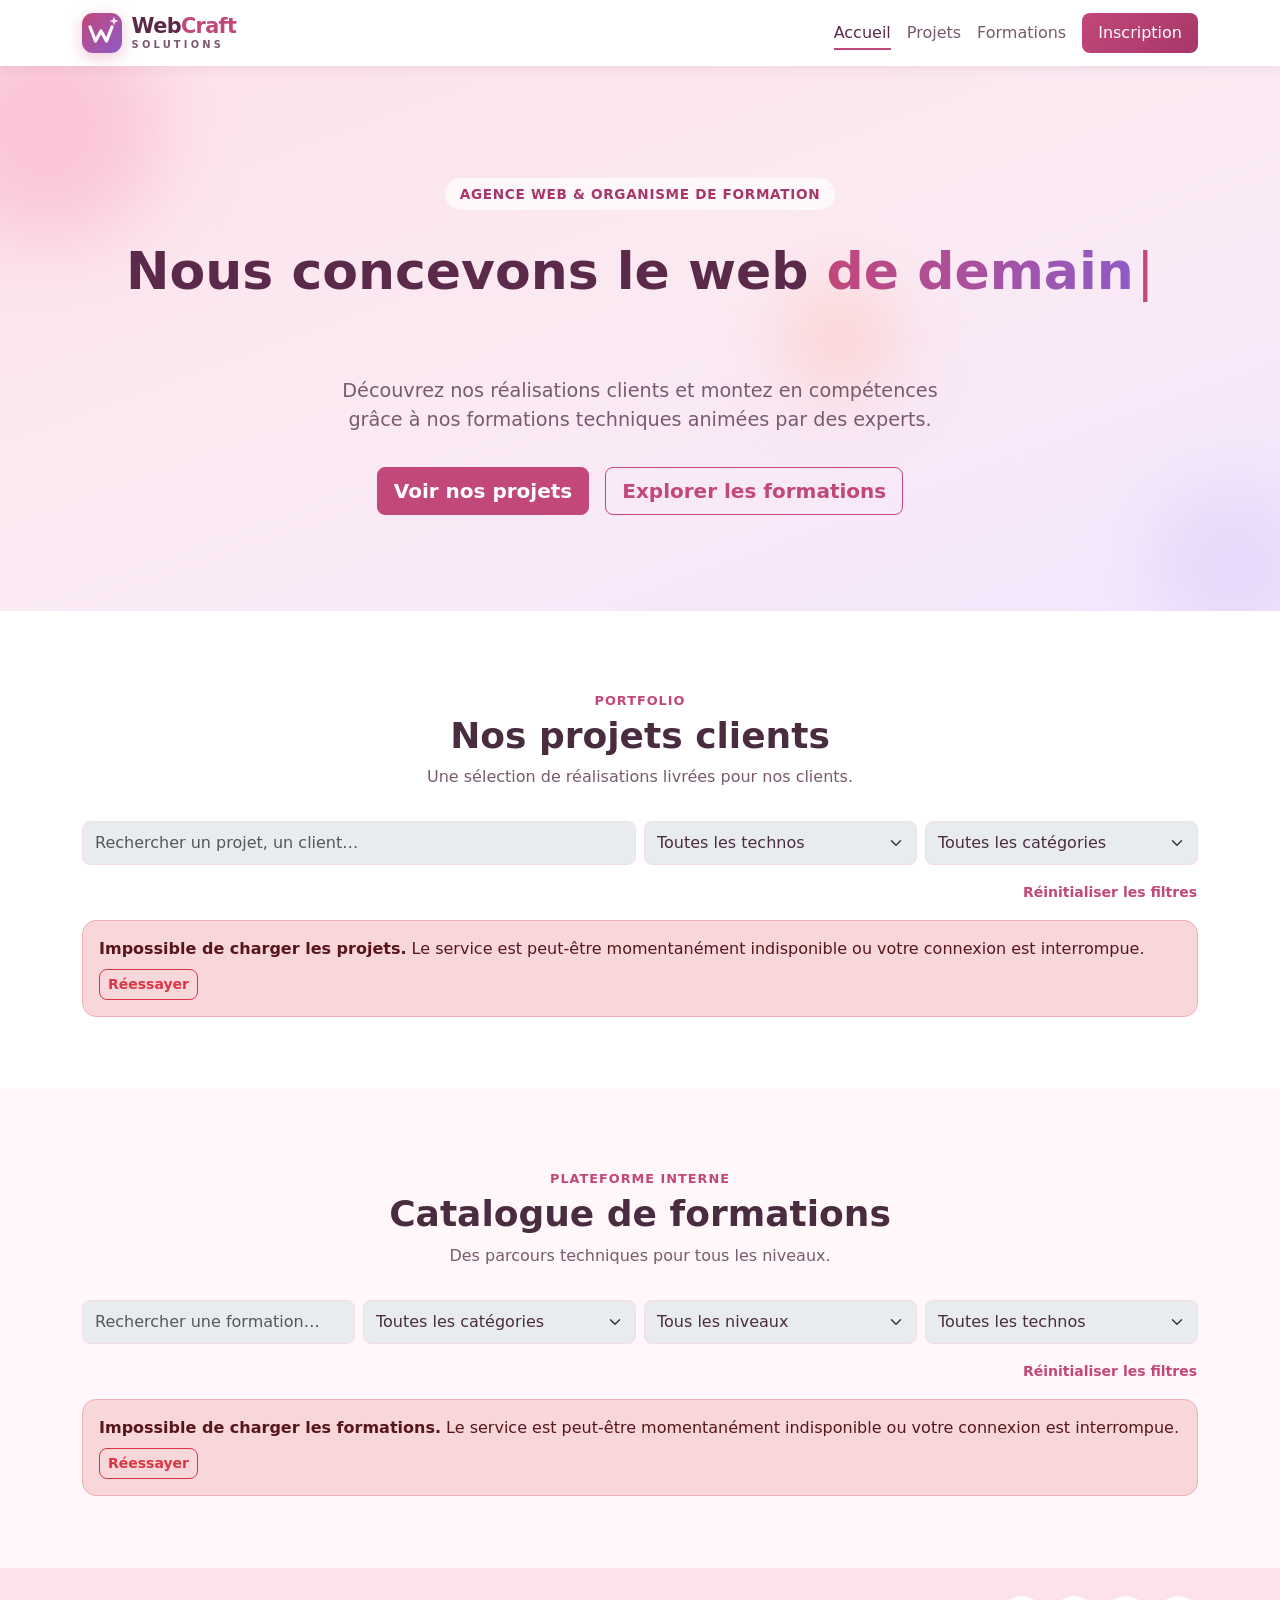
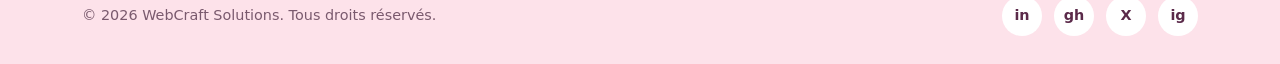
<file: index.html>
<!DOCTYPE html>
<html lang="fr">
<head>
  <meta charset="UTF-8">
  <meta name="viewport" content="width=device-width, initial-scale=1">
  <meta name="description" content="WebCraft Solutions : portfolio de projets clients et catalogue de formations techniques.">
  <title>WebCraft Solutions | Portfolio &amp; Formations</title>
  <!-- Bootstrap 5 (CDN) -->
  <link rel="stylesheet" href="https://cdn.jsdelivr.net/npm/bootstrap@5.3.3/dist/css/bootstrap.min.css">
  <!-- Feuille de style unique du projet -->
  <link rel="stylesheet" href="css/style.css">
</head>
<body>
  <!-- Lien d'évitement pour la navigation clavier -->
  <a class="visually-hidden-focusable skip-link" href="#contenu">Aller au contenu principal</a>

  <!-- ======== HEADER / NAVIGATION ======== -->
  <header class="site-header sticky-top">
    <nav class="navbar navbar-expand-md navbar-light" aria-label="Navigation principale">
      <div class="container">
        <a class="navbar-brand logo" href="index.html" aria-label="WebCraft Solutions, retour à l'accueil">
          <!-- Logo : « W » sur fond dégradé + étincelle -->
          <svg class="logo-mark" viewBox="0 0 40 40" width="40" height="40" aria-hidden="true" focusable="false">
            <defs>
              <linearGradient id="logo-degrade" x1="0" y1="0" x2="1" y2="1">
                <stop offset="0" stop-color="#c2477a"/>
                <stop offset="1" stop-color="#8e5bc7"/>
              </linearGradient>
            </defs>
            <rect width="40" height="40" rx="11" fill="url(#logo-degrade)"/>
            <path d="M8 14 L13.5 28 L19 18 L24.5 28 L30 14" fill="none" stroke="#fff" stroke-width="3.2" stroke-linecap="round" stroke-linejoin="round"/>
            <path class="logo-sparkle" d="M32 3.5 L33.2 6.8 L36.5 8 L33.2 9.2 L32 12.5 L30.8 9.2 L27.5 8 L30.8 6.8 Z" fill="#ffe1ec"/>
          </svg>
          <span class="logo-text">
            <span class="logo-name">Web<span class="logo-accent">Craft</span></span>
            <span class="logo-tagline">Solutions</span>
          </span>
        </a>
        <button class="navbar-toggler" type="button" data-bs-toggle="collapse" data-bs-target="#menu-principal"
                aria-controls="menu-principal" aria-expanded="false" aria-label="Ouvrir le menu">
          <span class="navbar-toggler-icon"></span>
        </button>
        <div class="collapse navbar-collapse" id="menu-principal">
          <ul class="navbar-nav ms-auto">
            <li class="nav-item"><a class="nav-link active" aria-current="page" href="#accueil">Accueil</a></li>
            <li class="nav-item"><a class="nav-link" href="#projets">Projets</a></li>
            <li class="nav-item"><a class="nav-link" href="#formations">Formations</a></li>
            <li class="nav-item"><a class="nav-link btn-nav-cta" href="inscription.html">Inscription</a></li>
          </ul>
        </div>
      </div>
    </nav>
  </header>

  <main id="contenu">
    <!-- ========== HERO ========== -->
    <section id="accueil" class="hero" aria-labelledby="hero-titre">
      <div class="hero-shapes" aria-hidden="true">
        <span class="shape shape-1"></span>
        <span class="shape shape-2"></span>
        <span class="shape shape-3"></span>
      </div>
      <div class="container hero-content text-center">
        <p class="hero-kicker">Agence web &amp; organisme de formation</p>
        <h1 id="hero-titre" class="hero-title">Nous concevons le web <span class="text-gradient">de demain</span></h1>
        <p class="hero-subtitle">Découvrez nos réalisations clients et montez en compétences grâce à nos formations techniques animées par des experts.</p>
        <div class="d-flex flex-column flex-sm-row gap-3 justify-content-center">
          <a href="#projets" class="btn btn-primary btn-lg">Voir nos projets</a>
          <a href="#formations" class="btn btn-outline-primary btn-lg">Explorer les formations</a>
        </div>
      </div>
    </section>

    <!-- ========== SECTION PROJETS (API 1) ========== -->
    <section id="projets" class="section" aria-labelledby="projets-titre">
      <div class="container">
        <header class="section-header">
          <p class="section-kicker">Portfolio</p>
          <h2 id="projets-titre" class="section-title">Nos projets clients</h2>
          <p class="section-subtitle">Une sélection de réalisations livrées pour nos clients.</p>
        </header>

        <!-- Barre de filtres projets -->
        <form class="filters row g-2 mb-3" role="search" aria-label="Filtrer les projets" id="projets-filtres">
          <div class="col-12 col-md-6">
            <label for="projets-recherche" class="visually-hidden">Rechercher un projet</label>
            <input type="search" id="projets-recherche" class="form-control" placeholder="Rechercher un projet, un client…" autocomplete="off">
          </div>
          <div class="col-6 col-md-3">
            <label for="projets-techno" class="visually-hidden">Filtrer par technologie</label>
            <select id="projets-techno" class="form-select">
              <option value="">Toutes les technos</option>
            </select>
          </div>
          <div class="col-6 col-md-3">
            <label for="projets-categorie" class="visually-hidden">Filtrer par catégorie</label>
            <select id="projets-categorie" class="form-select">
              <option value="">Toutes les catégories</option>
            </select>
          </div>
        </form>
        <div class="results-bar">
          <p class="results-count" id="projets-compteur" aria-live="polite"></p>
          <button type="button" class="btn btn-link btn-sm btn-reset" data-reset="projets">Réinitialiser les filtres</button>
        </div>

        <!-- États : chargement / erreur -->
        <div class="loader-wrapper" id="projets-loader" role="status" aria-live="polite">
          <span class="loader" aria-hidden="true"></span>
          <span class="loader-text">Chargement des projets…</span>
        </div>
        <div class="alert alert-danger api-error d-none" id="projets-erreur" role="alert"></div>

        <!-- Grille des projets (remplie en JS) -->
        <div class="row g-4 cards-grid" id="projets-grille"></div>
      </div>
    </section>

    <!-- ========== SECTION FORMATIONS (API 2) ========== -->
    <section id="formations" class="section section-alt" aria-labelledby="formations-titre">
      <div class="container">
        <header class="section-header">
          <p class="section-kicker">Plateforme interne</p>
          <h2 id="formations-titre" class="section-title">Catalogue de formations</h2>
          <p class="section-subtitle">Des parcours techniques pour tous les niveaux.</p>
        </header>

        <!-- Barre de filtres formations -->
        <form class="filters row g-2 mb-3" role="search" aria-label="Filtrer les formations" id="formations-filtres">
          <div class="col-12 col-md-6 col-lg-3">
            <label for="formations-recherche" class="visually-hidden">Rechercher une formation</label>
            <input type="search" id="formations-recherche" class="form-control" placeholder="Rechercher une formation…" autocomplete="off">
          </div>
          <div class="col-6 col-md-6 col-lg-3">
            <label for="formations-categorie" class="visually-hidden">Filtrer par catégorie</label>
            <select id="formations-categorie" class="form-select">
              <option value="">Toutes les catégories</option>
            </select>
          </div>
          <div class="col-6 col-md-6 col-lg-3">
            <label for="formations-niveau" class="visually-hidden">Filtrer par niveau</label>
            <select id="formations-niveau" class="form-select">
              <option value="">Tous les niveaux</option>
            </select>
          </div>
          <div class="col-12 col-md-6 col-lg-3">
            <label for="formations-techno" class="visually-hidden">Filtrer par technologie</label>
            <select id="formations-techno" class="form-select">
              <option value="">Toutes les technos</option>
            </select>
          </div>
        </form>
        <div class="results-bar">
          <p class="results-count" id="formations-compteur" aria-live="polite"></p>
          <button type="button" class="btn btn-link btn-sm btn-reset" data-reset="formations">Réinitialiser les filtres</button>
        </div>

        <!-- États : chargement / erreur -->
        <div class="loader-wrapper" id="formations-loader" role="status" aria-live="polite">
          <span class="loader" aria-hidden="true"></span>
          <span class="loader-text">Chargement des formations…</span>
        </div>
        <div class="alert alert-danger api-error d-none" id="formations-erreur" role="alert"></div>

        <!-- Grille des formations (remplie en JS) -->
        <div class="row g-4 cards-grid" id="formations-grille"></div>
      </div>
    </section>
  </main>

  <!-- ========== FOOTER ========== -->
  <footer class="site-footer">
    <div class="container d-flex flex-column flex-md-row justify-content-between align-items-center gap-3">
      <p class="mb-0">&copy; <span class="current-year">2026</span> WebCraft Solutions. Tous droits réservés.</p>
      <ul class="social-links" aria-label="Réseaux sociaux">
        <li><a href="https://www.linkedin.com" target="_blank" rel="noopener" aria-label="LinkedIn (nouvel onglet)">in</a></li>
        <li><a href="https://github.com" target="_blank" rel="noopener" aria-label="GitHub (nouvel onglet)">gh</a></li>
        <li><a href="https://x.com" target="_blank" rel="noopener" aria-label="X / Twitter (nouvel onglet)">X</a></li>
        <li><a href="https://www.instagram.com" target="_blank" rel="noopener" aria-label="Instagram (nouvel onglet)">ig</a></li>
      </ul>
    </div>
  </footer>

  <!-- ========== MODAL PROJET ========== -->
  <div class="modal fade" id="modal-projet" tabindex="-1" role="dialog" aria-labelledby="modal-projet-titre">
    <div class="modal-dialog modal-lg modal-dialog-centered modal-dialog-scrollable">
      <div class="modal-content">
        <div class="modal-header">
          <h2 class="modal-title h5" id="modal-projet-titre">Projet</h2>
          <button type="button" class="btn-close" data-bs-dismiss="modal" aria-label="Fermer"></button>
        </div>
        <div class="modal-body" id="modal-projet-contenu"></div>
      </div>
    </div>
  </div>

  <!-- ========== MODAL FORMATION ========== -->
  <div class="modal fade" id="modal-formation" tabindex="-1" role="dialog" aria-labelledby="modal-formation-titre">
    <div class="modal-dialog modal-lg modal-dialog-centered modal-dialog-scrollable">
      <div class="modal-content">
        <div class="modal-header">
          <h2 class="modal-title h5" id="modal-formation-titre">Formation</h2>
          <button type="button" class="btn-close" data-bs-dismiss="modal" aria-label="Fermer"></button>
        </div>
        <div class="modal-body" id="modal-formation-contenu"></div>
        <div class="modal-footer">
          <button type="button" class="btn btn-outline-secondary" data-bs-dismiss="modal">Fermer</button>
          <a href="inscription.html" class="btn btn-primary" id="modal-formation-inscription">S'inscrire maintenant</a>
        </div>
      </div>
    </div>
  </div>

  <!-- jQuery + Bootstrap (CDN) puis script unique du projet -->
  <script src="https://code.jquery.com/jquery-3.7.1.min.js"></script>
  <script src="https://cdn.jsdelivr.net/npm/bootstrap@5.3.3/dist/js/bootstrap.bundle.min.js"></script>
  <script src="js/main.js"></script>
</body>
</html>
</file>
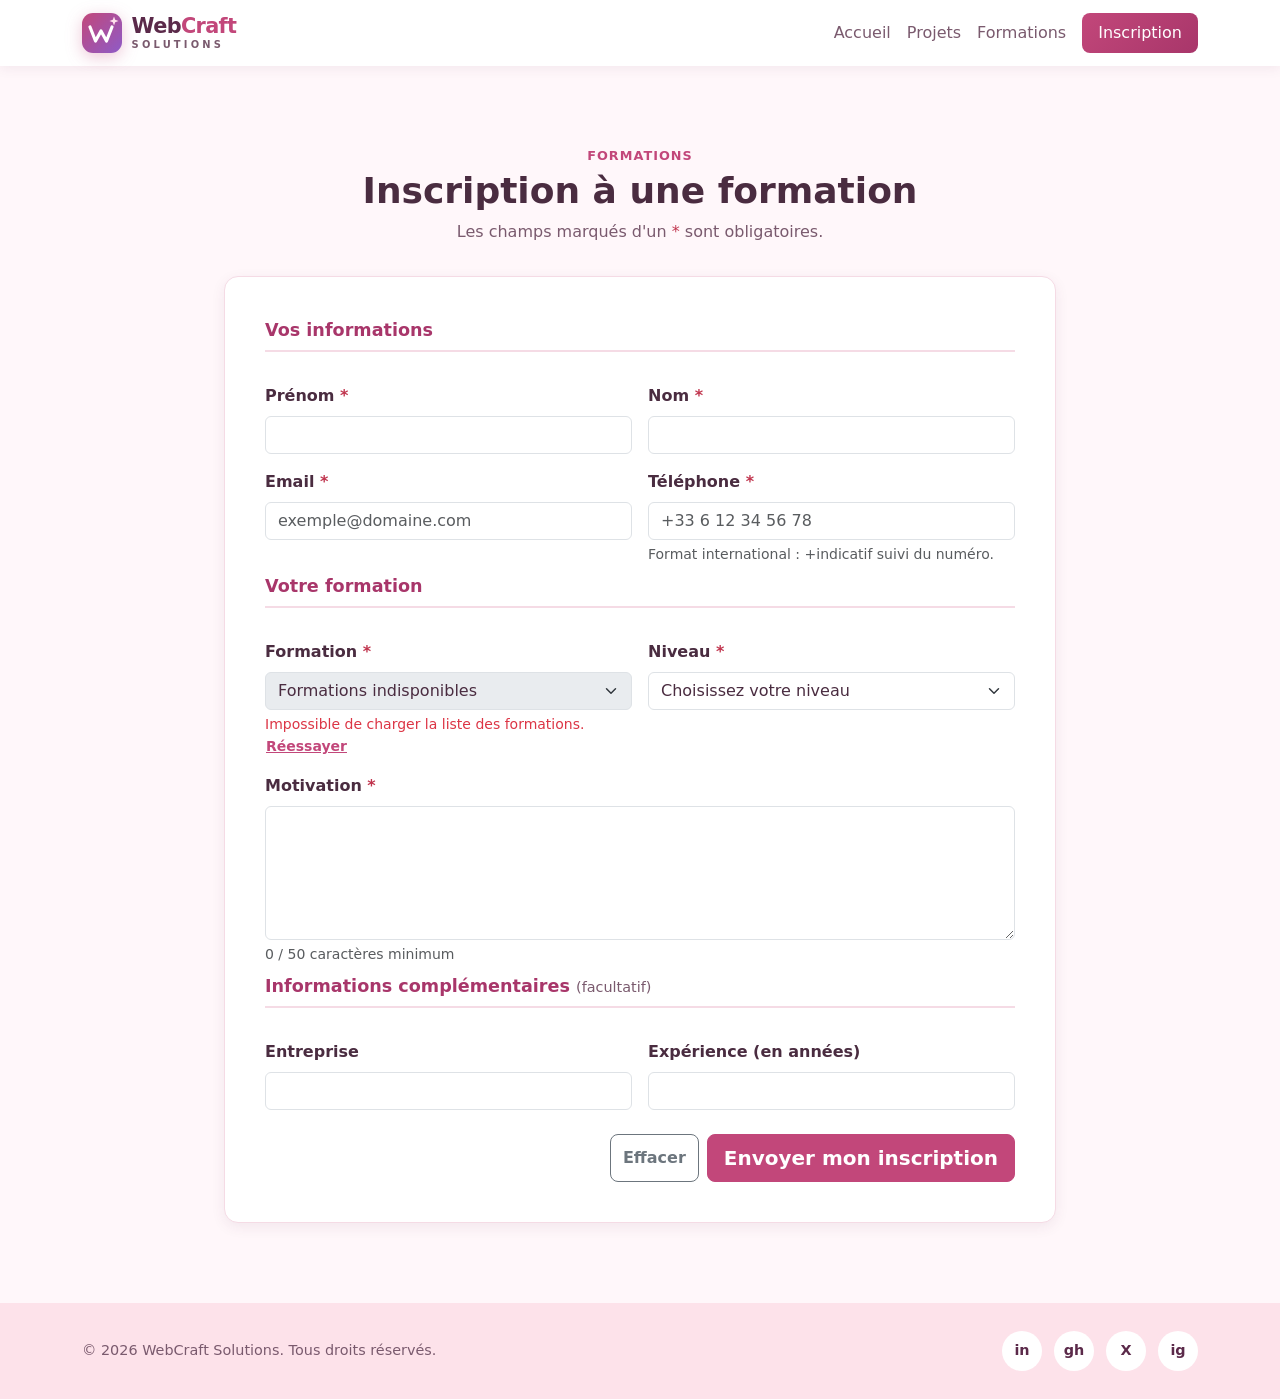
<file: inscription.html>
<!DOCTYPE html>
<html lang="fr">
<head>
  <meta charset="UTF-8">
  <meta name="viewport" content="width=device-width, initial-scale=1">
  <meta name="description" content="Inscription à une formation WebCraft Solutions.">
  <title>Inscription | WebCraft Solutions</title>
  <!-- Bootstrap 5 (CDN) -->
  <link rel="stylesheet" href="https://cdn.jsdelivr.net/npm/bootstrap@5.3.3/dist/css/bootstrap.min.css">
  <!-- Feuille de style unique du projet -->
  <link rel="stylesheet" href="css/style.css">
</head>
<body>
  <!-- Lien d'évitement pour la navigation clavier -->
  <a class="visually-hidden-focusable skip-link" href="#contenu">Aller au contenu principal</a>

  <!-- ========== HEADER / NAVIGATION ========== -->
  <header class="site-header sticky-top">
    <nav class="navbar navbar-expand-md navbar-light" aria-label="Navigation principale">
      <div class="container">
        <a class="navbar-brand logo" href="index.html" aria-label="WebCraft Solutions, retour à l'accueil">
          <!-- Logo : « W » sur fond dégradé + étincelle -->
          <svg class="logo-mark" viewBox="0 0 40 40" width="40" height="40" aria-hidden="true" focusable="false">
            <defs>
              <linearGradient id="logo-degrade" x1="0" y1="0" x2="1" y2="1">
                <stop offset="0" stop-color="#c2477a"/>
                <stop offset="1" stop-color="#8e5bc7"/>
              </linearGradient>
            </defs>
            <rect width="40" height="40" rx="11" fill="url(#logo-degrade)"/>
            <path d="M8 14 L13.5 28 L19 18 L24.5 28 L30 14" fill="none" stroke="#fff" stroke-width="3.2" stroke-linecap="round" stroke-linejoin="round"/>
            <path class="logo-sparkle" d="M32 3.5 L33.2 6.8 L36.5 8 L33.2 9.2 L32 12.5 L30.8 9.2 L27.5 8 L30.8 6.8 Z" fill="#ffe1ec"/>
          </svg>
          <span class="logo-text">
            <span class="logo-name">Web<span class="logo-accent">Craft</span></span>
            <span class="logo-tagline">Solutions</span>
          </span>
        </a>
        <button class="navbar-toggler" type="button" data-bs-toggle="collapse" data-bs-target="#menu-principal"
                aria-controls="menu-principal" aria-expanded="false" aria-label="Ouvrir le menu">
          <span class="navbar-toggler-icon"></span>
        </button>
        <div class="collapse navbar-collapse" id="menu-principal">
          <ul class="navbar-nav ms-auto">
            <li class="nav-item"><a class="nav-link" href="index.html#accueil">Accueil</a></li>
            <li class="nav-item"><a class="nav-link" href="index.html#projets">Projets</a></li>
            <li class="nav-item"><a class="nav-link" href="index.html#formations">Formations</a></li>
            <li class="nav-item"><a class="nav-link btn-nav-cta active" aria-current="page" href="inscription.html">Inscription</a></li>
          </ul>
        </div>
      </div>
    </nav>
  </header>

  <main id="contenu" class="section page-inscription">
    <div class="container">
      <header class="section-header">
        <p class="section-kicker">Formations</p>
        <h1 class="section-title">Inscription à une formation</h1>
        <p class="section-subtitle">Les champs marqués d'un <span class="required" aria-hidden="true">*</span> sont obligatoires.</p>
      </header>

      <div class="form-card mx-auto">
        <!-- novalidate : la validation est entièrement gérée en JavaScript -->
        <form id="form-inscription" novalidate aria-describedby="form-aide">
          <p id="form-aide" class="visually-hidden">Les erreurs s'affichent sous chaque champ au fil de la saisie.</p>

          <fieldset class="mb-2">
            <legend class="form-legend">Vos informations</legend>
            <div class="row g-3">
              <!-- Prénom -->
              <div class="col-12 col-md-6">
                <label for="prenom" class="form-label">Prénom <span class="required" aria-hidden="true">*</span></label>
                <input type="text" class="form-control" id="prenom" name="prenom" autocomplete="given-name"
                       required aria-describedby="prenom-erreur">
                <div class="invalid-feedback" id="prenom-erreur"></div>
              </div>
              <!-- Nom -->
              <div class="col-12 col-md-6">
                <label for="nom" class="form-label">Nom <span class="required" aria-hidden="true">*</span></label>
                <input type="text" class="form-control" id="nom" name="nom" autocomplete="family-name"
                       required aria-describedby="nom-erreur">
                <div class="invalid-feedback" id="nom-erreur"></div>
              </div>
              <!-- Email -->
              <div class="col-12 col-md-6">
                <label for="email" class="form-label">Email <span class="required" aria-hidden="true">*</span></label>
                <input type="email" class="form-control" id="email" name="email" autocomplete="email"
                       placeholder="exemple@domaine.com" required aria-describedby="email-erreur">
                <div class="invalid-feedback" id="email-erreur"></div>
              </div>
              <!-- Téléphone -->
              <div class="col-12 col-md-6">
                <label for="telephone" class="form-label">Téléphone <span class="required" aria-hidden="true">*</span></label>
                <input type="tel" class="form-control" id="telephone" name="telephone" autocomplete="tel"
                       placeholder="+33 6 12 34 56 78" required aria-describedby="telephone-aide telephone-erreur">
                <div class="form-text" id="telephone-aide">Format international : +indicatif suivi du numéro.</div>
                <div class="invalid-feedback" id="telephone-erreur"></div>
              </div>
            </div>
          </fieldset>

          <fieldset class="mb-2">
            <legend class="form-legend">Votre formation</legend>
            <div class="row g-3">
              <!-- Formation (rempli depuis l'API 2) -->
              <div class="col-12 col-md-6">
                <label for="formation" class="form-label">Formation <span class="required" aria-hidden="true">*</span></label>
                <select class="form-select" id="formation" name="formation" required aria-describedby="formation-erreur" disabled>
                  <option value="">Chargement des formations…</option>
                </select>
                <div class="invalid-feedback" id="formation-erreur"></div>
                <div class="loader-inline" id="formation-loader" role="status">
                  <span class="loader loader-sm" aria-hidden="true"></span> Chargement…
                </div>
              </div>
              <!-- Niveau -->
              <div class="col-12 col-md-6">
                <label for="niveau" class="form-label">Niveau <span class="required" aria-hidden="true">*</span></label>
                <select class="form-select" id="niveau" name="niveau" required aria-describedby="niveau-erreur">
                  <option value="">Choisissez votre niveau</option>
                  <option value="Débutant">Débutant</option>
                  <option value="Intermédiaire">Intermédiaire</option>
                  <option value="Avancé">Avancé</option>
                </select>
                <div class="invalid-feedback" id="niveau-erreur"></div>
              </div>
              <!-- Motivation -->
              <div class="col-12">
                <label for="motivation" class="form-label">Motivation <span class="required" aria-hidden="true">*</span></label>
                <textarea class="form-control" id="motivation" name="motivation" rows="5"
                          required aria-describedby="motivation-compteur motivation-erreur"></textarea>
                <div class="form-text" id="motivation-compteur" aria-live="polite">0 / 50 caractères minimum</div>
                <div class="invalid-feedback" id="motivation-erreur"></div>
              </div>
            </div>
          </fieldset>

          <fieldset class="mb-4">
            <legend class="form-legend">Informations complémentaires <span class="optional">(facultatif)</span></legend>
            <div class="row g-3">
              <!-- Entreprise (optionnel) -->
              <div class="col-12 col-md-6">
                <label for="entreprise" class="form-label">Entreprise</label>
                <input type="text" class="form-control" id="entreprise" name="entreprise" autocomplete="organization">
              </div>
              <!-- Expérience (optionnel) -->
              <div class="col-12 col-md-6">
                <label for="experience" class="form-label">Expérience (en années)</label>
                <input type="number" class="form-control" id="experience" name="experience" min="0" max="50" step="1" aria-describedby="experience-erreur">
                <div class="invalid-feedback" id="experience-erreur"></div>
              </div>
            </div>
          </fieldset>

          <div class="d-flex flex-column flex-sm-row gap-2 justify-content-end">
            <button type="reset" class="btn btn-outline-secondary">Effacer</button>
            <button type="submit" class="btn btn-primary btn-lg">Envoyer mon inscription</button>
          </div>
        </form>
      </div>
    </div>
  </main>

  <!-- ========== FOOTER ========== -->
  <footer class="site-footer">
    <div class="container d-flex flex-column flex-md-row justify-content-between align-items-center gap-3">
      <p class="mb-0">&copy; <span class="current-year">2026</span> WebCraft Solutions. Tous droits réservés.</p>
      <ul class="social-links" aria-label="Réseaux sociaux">
        <li><a href="https://www.linkedin.com" target="_blank" rel="noopener" aria-label="LinkedIn (nouvel onglet)">in</a></li>
        <li><a href="https://github.com" target="_blank" rel="noopener" aria-label="GitHub (nouvel onglet)">gh</a></li>
        <li><a href="https://x.com" target="_blank" rel="noopener" aria-label="X / Twitter (nouvel onglet)">X</a></li>
        <li><a href="https://www.instagram.com" target="_blank" rel="noopener" aria-label="Instagram (nouvel onglet)">ig</a></li>
      </ul>
    </div>
  </footer>

  <!-- ========== MODAL DE SUCCÈS ========== -->
  <div class="modal fade" id="modal-succes" tabindex="-1" role="dialog" aria-labelledby="modal-succes-titre">
    <div class="modal-dialog modal-dialog-centered">
      <div class="modal-content text-center">
        <div class="modal-header border-0">
          <button type="button" class="btn-close ms-auto" data-bs-dismiss="modal" aria-label="Fermer"></button>
        </div>
        <div class="modal-body pt-0">
          <div class="success-icon" aria-hidden="true">&#10003;</div>
          <h2 class="h4" id="modal-succes-titre">Inscription envoyée !</h2>
          <p id="modal-succes-message" class="mb-0"></p>
        </div>
        <div class="modal-footer border-0 justify-content-center">
          <a href="index.html#formations" class="btn btn-outline-primary">Voir les formations</a>
          <button type="button" class="btn btn-primary" data-bs-dismiss="modal">Fermer</button>
        </div>
      </div>
    </div>
  </div>

  <!-- jQuery + Bootstrap (CDN) puis script unique du projet -->
  <script src="https://code.jquery.com/jquery-3.7.1.min.js"></script>
  <script src="https://cdn.jsdelivr.net/npm/bootstrap@5.3.3/dist/js/bootstrap.bundle.min.js"></script>
  <script src="js/main.js"></script>
</body>
</html>
</file>
<file: css/style.css>
/* ---------- 1. Variables (charte graphique) ---------- */
:root {
  /* Palette « tout clair & pastel » */
  --wc-rose: #f9a8c4;          /* rose bonbon : décor, dégradés */
  --wc-primary: #c2477a;       /* rose framboise : boutons et liens (contraste AA) */
  --wc-primary-rgb: 194, 71, 122;
  --wc-primary-dark: #a8366a;
  --wc-secondary: #d8c7f5;     /* lilas */
  --wc-secondary-dark: #8e5bc7;
  --wc-accent: #ffb4a2;        /* pêche */
  --wc-success: #3f8a62;
  --wc-danger: #c0344d;

  --wc-dark: #5b2a4a;          /* prune : titres et texte fort */
  --wc-dark-rgb: 91, 42, 74;
  --wc-text: #4a2c40;
  --wc-muted: #7a5a6e;
  --wc-bg: #ffffff;
  --wc-bg-alt: #fff7fa;        /* rose très pâle */
  --wc-bg-soft: #fde2ea;       /* rose pâle */
  --wc-border: #f5dbe5;

  --wc-gradient: linear-gradient(135deg, var(--wc-rose) 0%, var(--wc-secondary) 100%);
  /* Dégradé plus soutenu : fond des éléments avec texte blanc */
  --wc-gradient-strong: linear-gradient(135deg, var(--wc-primary) 0%, var(--wc-primary-dark) 100%);

  --wc-radius: 0.875rem;
  --wc-radius-sm: 0.5rem;
  --wc-shadow: 0 4px 14px rgba(var(--wc-dark-rgb), 0.08);
  --wc-shadow-hover: 0 14px 30px rgba(var(--wc-primary-rgb), 0.18);
  --wc-transition: 0.3s ease;

  --wc-font: "Segoe UI", system-ui, -apple-system, Roboto, "Helvetica Neue", Arial, sans-serif;

  /* Surcharge des variables Bootstrap */
  --bs-primary: var(--wc-primary);
  --bs-primary-rgb: var(--wc-primary-rgb);
  --bs-link-color: var(--wc-primary);
  --bs-link-hover-color: var(--wc-primary-dark);
  --bs-body-font-family: var(--wc-font);
  --bs-body-color: var(--wc-text);
}

/* ---------- 2. Base ---------- */
html {
  scroll-behavior: smooth;
  scroll-padding-top: 4.5rem; /* compense le header fixe lors des ancres */
}

body {
  font-family: var(--wc-font);
  color: var(--wc-text);
  background-color: var(--wc-bg);
  min-height: 100vh;
  display: flex;
  flex-direction: column;
}

main {
  flex: 1;
}

img {
  max-width: 100%;
}

/* Focus visible pour la navigation clavier */
a:focus-visible,
button:focus-visible,
.form-control:focus-visible,
.form-select:focus-visible {
  outline: 3px solid var(--wc-accent);
  outline-offset: 2px;
}

.skip-link {
  position: absolute;
  top: 0.5rem;
  left: 0.5rem;
  z-index: 2000;
  padding: 0.5rem 1rem;
  background: var(--wc-accent);
  color: var(--wc-dark);
  font-weight: 600;
  border-radius: var(--wc-radius-sm);
}

/* ---------- 3. Boutons (personnalisation Bootstrap) ---------- */
.btn {
  border-radius: var(--wc-radius-sm);
  font-weight: 600;
  transition: transform var(--wc-transition), box-shadow var(--wc-transition),
              background-color var(--wc-transition), color var(--wc-transition);
}

.btn-primary {
  --bs-btn-bg: var(--wc-primary);
  --bs-btn-border-color: var(--wc-primary);
  --bs-btn-hover-bg: var(--wc-primary-dark);
  --bs-btn-hover-border-color: var(--wc-primary-dark);
  --bs-btn-active-bg: var(--wc-primary-dark);
  --bs-btn-active-border-color: var(--wc-primary-dark);
  --bs-btn-disabled-bg: var(--wc-muted);
  --bs-btn-disabled-border-color: var(--wc-muted);
}

.btn-outline-primary {
  --bs-btn-color: var(--wc-primary);
  --bs-btn-border-color: var(--wc-primary);
  --bs-btn-hover-bg: var(--wc-primary);
  --bs-btn-hover-border-color: var(--wc-primary);
  --bs-btn-active-bg: var(--wc-primary-dark);
}

.btn:not(:disabled):not(.disabled):hover {
  transform: translateY(-2px);
  box-shadow: 0 6px 14px rgba(var(--wc-primary-rgb), 0.25);
}

.btn:active {
  transform: translateY(0);
}

/* ---------- 4. Header / navigation ---------- */
.site-header {
  background: rgba(255, 255, 255, 0.92);
  backdrop-filter: blur(8px);
  box-shadow: 0 2px 12px rgba(var(--wc-dark-rgb), 0.08);
}

.logo,
.logo:hover {
  color: var(--wc-dark) !important;
}

.logo {
  display: flex;
  align-items: center;
  gap: 0.6rem;
}

.logo-mark {
  flex-shrink: 0;
  width: 2.5rem;
  height: 2.5rem;
  filter: drop-shadow(0 4px 8px rgba(var(--wc-primary-rgb), 0.3));
}

.logo-text {
  display: flex;
  flex-direction: column;
  line-height: 1;
}

.logo-name {
  font-size: 1.3rem;
  font-weight: 800;
  letter-spacing: -0.03em;
}

.logo-tagline {
  margin-top: 0.2rem;
  font-size: 0.62rem;
  font-weight: 600;
  letter-spacing: 0.32em;
  text-transform: uppercase;
  color: var(--wc-muted);
}

.logo-accent {
  color: var(--wc-primary);
}

.navbar-light .nav-link {
  color: var(--wc-muted);
  position: relative;
  transition: color var(--wc-transition);
}

.navbar-light .nav-link:hover,
.navbar-light .nav-link.active {
  color: var(--wc-dark);
}

.btn-nav-cta {
  background: var(--wc-gradient-strong);
  border-radius: var(--wc-radius-sm);
  color: #fff !important;
  padding-left: 1rem !important;
  padding-right: 1rem !important;
  margin-top: 0.5rem;
  text-align: center;
}

/* ---------- 5. Hero + animations @keyframes ---------- */
.hero {
  position: relative;
  overflow: hidden;
  padding: 5rem 0 4rem;
  color: var(--wc-dark);
  background: linear-gradient(160deg, var(--wc-bg-soft) 0%, #fbeaf3 50%, #f3e8ff 100%);
}

.hero-content {
  position: relative;
  z-index: 1;
}

.hero-kicker {
  display: inline-block;
  padding: 0.35rem 0.9rem;
  border-radius: 999px;
  background: rgba(255, 255, 255, 0.7);
  color: var(--wc-primary-dark);
  font-weight: 600;
  font-size: 0.85rem;
  letter-spacing: 0.05em;
  text-transform: uppercase;
  animation: fadeInUp 0.7s ease both;
}

.hero-title {
  font-size: 2rem;
  font-weight: 800;
  line-height: 1.15;
  margin: 1rem 0;
  min-height: 3.45em; /* 3 lignes réservées : le texte tapé ne fait pas sauter la page */
  animation: fadeInUp 0.8s ease 0.15s both;
}

.text-gradient {
  background: linear-gradient(90deg, var(--wc-primary), var(--wc-secondary-dark), var(--wc-primary));
  background-size: 200% auto;
  -webkit-background-clip: text;
  background-clip: text;
  color: transparent;
  animation: gradientShift 4s linear infinite;
}

/* Curseur clignotant de l'effet machine à écrire (ajouté en JS) */
.typing-cursor {
  display: inline-block;
  margin-left: 0.05em;
  font-weight: 400;
  color: var(--wc-primary);
  animation: blink 0.9s steps(1) infinite;
}

@keyframes blink {
  50% {
    opacity: 0;
  }
}

.hero-subtitle {
  max-width: 40rem;
  margin: 0 auto 2rem;
  color: var(--wc-muted);
  font-size: 1.05rem;
  animation: fadeInUp 0.8s ease 0.3s both;
}

.hero .d-flex {
  animation: fadeInUp 0.8s ease 0.45s both;
}

/* Formes décoratives flottantes */
.shape {
  position: absolute;
  border-radius: 50%;
  filter: blur(40px);
  opacity: 0.5;
  animation: float 9s ease-in-out infinite;
}

.shape-1 {
  width: 14rem;
  height: 14rem;
  background: var(--wc-rose);
  top: -3rem;
  left: -4rem;
}

.shape-2 {
  width: 10rem;
  height: 10rem;
  background: var(--wc-secondary);
  bottom: -2rem;
  right: -2rem;
  animation-delay: -3s;
}

.shape-3 {
  width: 7rem;
  height: 7rem;
  background: var(--wc-accent);
  top: 40%;
  right: 30%;
  opacity: 0.45;
  animation-delay: -6s;
}

@keyframes fadeInUp {
  from {
    opacity: 0;
    transform: translateY(24px);
  }
  to {
    opacity: 1;
    transform: translateY(0);
  }
}

@keyframes gradientShift {
  to {
    background-position: 200% center;
  }
}

@keyframes float {
  0%, 100% {
    transform: translate(0, 0) scale(1);
  }
  50% {
    transform: translate(20px, -25px) scale(1.08);
  }
}

@keyframes spin {
  to {
    transform: rotate(360deg);
  }
}

@keyframes popIn {
  0% {
    transform: scale(0.4);
    opacity: 0;
  }
  70% {
    transform: scale(1.1);
  }
  100% {
    transform: scale(1);
    opacity: 1;
  }
}

/* ---------- 6. Sections ---------- */
.section {
  padding: 3.5rem 0;
}

.section-alt {
  background-color: var(--wc-bg-alt);
}

.section-header {
  text-align: center;
  margin-bottom: 2rem;
}

.section-kicker {
  color: var(--wc-primary);
  font-weight: 700;
  text-transform: uppercase;
  letter-spacing: 0.08em;
  font-size: 0.8rem;
  margin-bottom: 0.25rem;
}

.section-title {
  font-weight: 800;
  font-size: 1.75rem;
}

.section-subtitle {
  color: var(--wc-muted);
  margin-bottom: 0;
}

/* ---------- 7. Filtres ---------- */
.filters .form-control,
.filters .form-select {
  border-radius: var(--wc-radius-sm);
  border-color: var(--wc-border);
  min-height: 2.75rem;
  transition: border-color var(--wc-transition), box-shadow var(--wc-transition);
}

.form-control:focus,
.form-select:focus {
  border-color: var(--wc-primary);
  box-shadow: 0 0 0 0.2rem rgba(var(--wc-primary-rgb), 0.2);
}

.results-bar {
  display: flex;
  justify-content: space-between;
  align-items: center;
  flex-wrap: wrap;
  gap: 0.5rem;
  margin-bottom: 1rem;
}

.results-count {
  margin: 0;
  color: var(--wc-muted);
  font-size: 0.9rem;
}

.btn-reset {
  color: var(--wc-primary);
  text-decoration: none;
  padding: 0;
}

.btn-reset:hover {
  text-decoration: underline;
  transform: none !important;
  box-shadow: none !important;
}

/* ---------- 8. Cartes (projets & formations) ---------- */
.wc-card {
  height: 100%;
  border: 1px solid var(--wc-border);
  border-radius: var(--wc-radius);
  overflow: hidden;
  background: var(--wc-bg);
  box-shadow: var(--wc-shadow);
  transition: transform var(--wc-transition), box-shadow var(--wc-transition);
}

.wc-card:hover,
.wc-card:focus-within {
  transform: translateY(-6px);
  box-shadow: var(--wc-shadow-hover);
}

.wc-card-img-wrapper {
  position: relative;
  aspect-ratio: 16 / 10;
  overflow: hidden;
  background: var(--wc-bg-alt);
}

.wc-card-img {
  width: 100%;
  height: 100%;
  object-fit: cover;
  transition: transform 0.5s ease;
}

.wc-card:hover .wc-card-img {
  transform: scale(1.06);
}

.wc-card .card-body {
  display: flex;
  flex-direction: column;
  gap: 0.5rem;
}

.wc-card .card-title {
  font-size: 1.1rem;
  font-weight: 700;
  margin-bottom: 0;
}

.card-client {
  color: var(--wc-muted);
  font-size: 0.9rem;
  margin: 0;
}

.card-meta {
  display: flex;
  flex-wrap: wrap;
  gap: 0.75rem;
  font-size: 0.875rem;
  color: var(--wc-muted);
  margin: 0;
}

.card-price {
  font-size: 1.25rem;
  font-weight: 800;
  color: var(--wc-primary);
}

.rating {
  color: #9a6a2f;
  font-weight: 600;
}

.card-actions {
  margin-top: auto;
  display: flex;
  gap: 0.5rem;
  flex-wrap: wrap;
  padding-top: 0.5rem;
}

.card-actions .btn {
  flex: 1 1 auto;
}

/* Badge de catégorie posé sur l'image */
.badge-overlay {
  position: absolute;
  top: 0.75rem;
  left: 0.75rem;
}

.badge-status {
  position: absolute;
  top: 0.75rem;
  right: 0.75rem;
}

/* Badges */
.badge-category {
  background: var(--wc-dark);
  color: #fff;
  font-weight: 600;
}

.badge-tech {
  background: rgba(var(--wc-primary-rgb), 0.08);
  color: var(--wc-primary-dark);
  font-weight: 600;
  border: 1px solid rgba(var(--wc-primary-rgb), 0.2);
}

.tech-list {
  display: flex;
  flex-wrap: wrap;
  gap: 0.35rem;
  list-style: none;
  padding: 0;
  margin: 0;
}

.badge-level {
  font-weight: 600;
}

.level-debutant {
  background: #e6f0e8;
  color: #3f6b4b;
}

.level-intermediaire {
  background: #f7ead9;
  color: #85582a;
}

.level-avance {
  background: #f6dde2;
  color: #8e2f44;
}

.badge-available {
  background: var(--wc-success);
  color: #fff;
}

.badge-full {
  background: var(--wc-danger);
  color: #fff;
}

/* Message "aucun résultat" */
.empty-state {
  text-align: center;
  padding: 2.5rem 1rem;
  color: var(--wc-muted);
  border: 2px dashed var(--wc-border);
  border-radius: var(--wc-radius);
}

/* ---------- 9. Loader CSS + erreurs API ---------- */
.loader-wrapper {
  display: flex;
  flex-direction: column;
  align-items: center;
  gap: 1rem;
  padding: 3rem 0;
  color: var(--wc-muted);
}

.loader-wrapper.is-hidden,
.loader-inline.is-hidden {
  display: none;
}

.loader {
  display: inline-block;
  width: 3rem;
  height: 3rem;
  border: 4px solid var(--wc-border);
  border-top-color: var(--wc-primary);
  border-right-color: var(--wc-secondary);
  border-radius: 50%;
  animation: spin 0.9s linear infinite;
}

.loader-sm {
  width: 1rem;
  height: 1rem;
  border-width: 2px;
  vertical-align: middle;
}

.loader-inline {
  margin-top: 0.4rem;
  font-size: 0.85rem;
  color: var(--wc-muted);
}

.api-error {
  border-radius: var(--wc-radius);
  animation: fadeInUp 0.4s ease both;
}

/* ---------- 10. Modals ---------- */
.modal-content {
  border: none;
  border-radius: var(--wc-radius);
  overflow: hidden;
}

.modal-img {
  width: 100%;
  max-height: 18rem;
  object-fit: cover;
  border-radius: var(--wc-radius-sm);
  margin-bottom: 1rem;
}

.detail-list {
  display: grid;
  grid-template-columns: 1fr;
  gap: 0.5rem 1.5rem;
  margin-bottom: 1rem;
}

.detail-list dt {
  font-size: 0.8rem;
  text-transform: uppercase;
  color: var(--wc-muted);
  letter-spacing: 0.04em;
}

.detail-list dd {
  margin-bottom: 0.25rem;
  font-weight: 600;
}

.check-list {
  list-style: none;
  padding: 0;
}

.check-list li {
  padding: 0.35rem 0 0.35rem 1.6rem;
  position: relative;
}

.check-list li::before {
  content: "✓";
  position: absolute;
  left: 0;
  color: var(--wc-success);
  font-weight: 800;
}

.modules-list {
  counter-reset: module;
  list-style: none;
  padding: 0;
}

.modules-list li {
  counter-increment: module;
  display: flex;
  align-items: center;
  gap: 0.75rem;
  padding: 0.5rem 0;
  border-bottom: 1px solid var(--wc-border);
}

.modules-list li::before {
  content: counter(module);
  display: inline-grid;
  place-items: center;
  flex: 0 0 1.75rem;
  height: 1.75rem;
  border-radius: 50%;
  background: var(--wc-gradient-strong);
  color: #fff;
  font-size: 0.8rem;
  font-weight: 700;
}

.instructor {
  display: flex;
  align-items: center;
  gap: 0.75rem;
  padding: 0.75rem;
  background: var(--wc-bg-alt);
  border-radius: var(--wc-radius-sm);
}

.instructor-avatar {
  display: inline-grid;
  place-items: center;
  width: 2.75rem;
  height: 2.75rem;
  border-radius: 50%;
  background: var(--wc-gradient-strong);
  color: #fff;
  font-weight: 700;
}

.success-icon {
  width: 4.5rem;
  height: 4.5rem;
  margin: 0 auto 1rem;
  display: grid;
  place-items: center;
  border-radius: 50%;
  background: var(--wc-success);
  color: #fff;
  font-size: 2.25rem;
  animation: popIn 0.5s ease both;
}

/* ---------- 11. Formulaire d'inscription ---------- */
.form-card {
  max-width: 52rem;
  padding: 1.5rem 1rem;
  background: var(--wc-bg);
  border: 1px solid var(--wc-border);
  border-radius: var(--wc-radius);
  box-shadow: var(--wc-shadow);
}

.page-inscription {
  background: var(--wc-bg-alt);
}

.form-legend {
  font-size: 1.1rem;
  font-weight: 700;
  color: var(--wc-primary-dark);
  border-bottom: 2px solid var(--wc-border);
  padding-bottom: 0.4rem;
  margin-bottom: 1rem;
}

.form-label {
  font-weight: 600;
}

.required {
  color: var(--wc-danger);
}

.optional {
  font-weight: 400;
  font-size: 0.9rem;
  color: var(--wc-muted);
}

/* États visuels : erreur / succès (classes Bootstrap is-invalid / is-valid) */
.form-control.is-invalid,
.form-select.is-invalid {
  border-color: var(--wc-danger);
  background-color: #fdf3f4;
}

.form-control.is-valid,
.form-select.is-valid {
  border-color: var(--wc-success);
  background-color: #f3f8f4;
}

.invalid-feedback {
  font-weight: 500;
}

.form-text.is-ok {
  color: var(--wc-success);
}

/* Petite secousse sur un champ invalide à la soumission */
.shake {
  animation: shake 0.4s ease;
}

@keyframes shake {
  0%, 100% { transform: translateX(0); }
  25% { transform: translateX(-6px); }
  75% { transform: translateX(6px); }
}

/* ---------- 12. Footer ---------- */
.site-footer {
  background: var(--wc-bg-soft);
  color: var(--wc-muted);
  padding: 1.75rem 0;
  font-size: 0.9rem;
}

.social-links {
  display: flex;
  gap: 0.75rem;
  list-style: none;
  padding: 0;
  margin: 0;
}

.social-links a {
  display: inline-grid;
  place-items: center;
  width: 2.5rem;
  height: 2.5rem;
  border-radius: 50%;
  background: var(--wc-bg);
  color: var(--wc-dark);
  font-weight: 700;
  text-decoration: none;
  transition: background var(--wc-transition), transform var(--wc-transition);
}

.social-links a:hover,
.social-links a:focus-visible {
  background: var(--wc-gradient-strong);
  color: #fff;
  transform: translateY(-3px);
}

/* ---------- 13. Animations supplémentaires ---------- */

/* 13.1 Apparition au scroll (classe ajoutée en JS, cascade via --i) */
.js .reveal {
  opacity: 0;
  transform: translateY(30px);
  transition: opacity 0.6s ease, transform 0.6s ease;
  transition-delay: calc(var(--i, 0) * 0.12s);
}

.js .reveal.is-visible {
  opacity: 1;
  transform: none;
}

/* 13.2 Reflet lumineux qui traverse les boutons au survol */
.btn-primary,
.btn-nav-cta {
  position: relative;
  overflow: hidden;
}

.btn-primary::after,
.btn-nav-cta::after {
  content: "";
  position: absolute;
  top: 0;
  left: -75%;
  width: 50%;
  height: 100%;
  background: linear-gradient(120deg, transparent, rgba(255, 255, 255, 0.45), transparent);
  transform: skewX(-20deg);
  pointer-events: none;
}

.btn-primary:hover::after,
.btn-primary:focus-visible::after,
.btn-nav-cta:hover::after {
  animation: shine 0.75s ease;
}

@keyframes shine {
  to {
    left: 130%;
  }
}

/* 13.2 bis Cartes « squelette » pendant le chargement (effet shimmer) */
.skeleton-card {
  height: 100%;
  border: 1px solid var(--wc-border);
  border-radius: var(--wc-radius);
  overflow: hidden;
  background: var(--wc-bg);
  box-shadow: var(--wc-shadow);
}

.skeleton-body {
  display: flex;
  flex-direction: column;
  gap: 0.75rem;
  padding: 1rem;
}

.skeleton {
  background: linear-gradient(90deg, var(--wc-bg-soft) 25%, #fff3f7 50%, var(--wc-bg-soft) 75%);
  background-size: 200% 100%;
  border-radius: var(--wc-radius-sm);
  animation: shimmer 1.4s ease-in-out infinite;
}

.skeleton-img {
  aspect-ratio: 16 / 10;
  border-radius: 0;
}

.skeleton-line {
  height: 0.9rem;
}

.skeleton-title {
  width: 75%;
  height: 1.15rem;
}

.skeleton-short {
  width: 50%;
}

.skeleton-badges {
  display: flex;
  gap: 0.4rem;
}

.skeleton-badge {
  width: 3.5rem;
  height: 1.25rem;
  border-radius: 999px;
}

.skeleton-btn {
  height: 2.4rem;
  margin-top: 0.5rem;
}

@keyframes shimmer {
  from {
    background-position: 200% 0;
  }
  to {
    background-position: -200% 0;
  }
}

/* 13.2 ter Cartes 3D au survol (angles calculés en JS via --rx / --ry) */
.cards-grid > div {
  perspective: 900px;
}

.wc-card.is-tilting {
  transform: rotateX(var(--rx, 0)) rotateY(var(--ry, 0)) translateY(-6px);
  transition: transform 0.1s linear, box-shadow var(--wc-transition);
}

/* Reflet lumineux qui suit la souris */
.wc-card::after {
  content: "";
  position: absolute;
  inset: 0;
  border-radius: inherit;
  background: radial-gradient(circle at var(--mx, 50%) var(--my, 50%), rgba(255, 255, 255, 0.35), transparent 55%);
  opacity: 0;
  transition: opacity var(--wc-transition);
  pointer-events: none;
}

.wc-card.is-tilting::after {
  opacity: 1;
}

/* 13.3 Badge « Disponible » qui pulse doucement */
.badge-available {
  animation: pulseGlow 2.2s ease-in-out infinite;
}

@keyframes pulseGlow {
  0%, 100% {
    box-shadow: 0 0 0 0 rgba(63, 138, 98, 0.55);
  }
  50% {
    box-shadow: 0 0 0 6px rgba(63, 138, 98, 0);
  }
}

/* Badges technos : petit rebond en cascade au survol de la carte */
.wc-card:hover .badge-tech {
  display: inline-block;
  animation: bounce 0.5s ease;
}

.wc-card:hover .tech-list li:nth-child(2) .badge-tech { animation-delay: 0.06s; }
.wc-card:hover .tech-list li:nth-child(3) .badge-tech { animation-delay: 0.12s; }
.wc-card:hover .tech-list li:nth-child(4) .badge-tech { animation-delay: 0.18s; }

@keyframes bounce {
  0%, 100% { transform: translateY(0); }
  40% { transform: translateY(-5px); }
  70% { transform: translateY(1px); }
}

/* Étoile de note qui pulse au survol de la carte */
.rating [aria-hidden="true"] {
  display: inline-block;
}

.wc-card:hover .rating [aria-hidden="true"] {
  animation: starPulse 0.8s ease infinite alternate;
}

@keyframes starPulse {
  from { transform: scale(1) rotate(0); }
  to { transform: scale(1.3) rotate(15deg); }
}

/* Logo : l'étincelle scintille, le logo bascule au survol */
.logo-mark {
  transition: transform 0.4s cubic-bezier(0.34, 1.56, 0.64, 1);
}

.logo:hover .logo-mark {
  transform: rotate(-8deg) scale(1.08);
}

.logo-sparkle {
  transform-box: fill-box;
  transform-origin: center;
  animation: twinkle 2.4s ease-in-out infinite;
}

.logo:hover .logo-sparkle {
  animation-duration: 0.8s;
}

@keyframes twinkle {
  0%, 100% {
    transform: scale(1) rotate(0);
    opacity: 1;
  }
  50% {
    transform: scale(0.55) rotate(45deg);
    opacity: 0.6;
  }
}

/* 13.4 Modals : ouverture avec un zoom doux */
.modal.fade .modal-dialog {
  transform: scale(0.85) translateY(20px);
  opacity: 0;
  transition: transform 0.35s cubic-bezier(0.34, 1.56, 0.64, 1), opacity 0.25s ease;
}

.modal.show .modal-dialog {
  transform: none;
  opacity: 1;
}

/* Contenu du modal en cascade */
.modal.show .modal-body > * {
  animation: fadeInUp 0.45s ease both;
}

.modal.show .modal-body > *:nth-child(2) { animation-delay: 0.05s; }
.modal.show .modal-body > *:nth-child(3) { animation-delay: 0.1s; }
.modal.show .modal-body > *:nth-child(n + 4) { animation-delay: 0.15s; }

/* 13.5 Formulaire : les erreurs glissent sous le champ */
.is-invalid ~ .invalid-feedback {
  animation: slideDown 0.3s ease both;
}

@keyframes slideDown {
  from {
    opacity: 0;
    transform: translateY(-6px);
  }
  to {
    opacity: 1;
    transform: translateY(0);
  }
}

/* Champ validé : petit halo vert */
.form-control.is-valid,
.form-select.is-valid {
  animation: validPop 0.35s ease;
}

@keyframes validPop {
  50% {
    box-shadow: 0 0 0 0.3rem rgba(63, 138, 98, 0.2);
  }
}

/* 13.6 Confettis (succès de l'inscription) */
.confetti {
  position: fixed;
  inset: 0;
  overflow: hidden;
  pointer-events: none;
  z-index: 2000;
}

.confetti-piece {
  position: absolute;
  top: -20px;
  border-radius: 2px;
  animation-name: confettiFall;
  animation-timing-function: cubic-bezier(0.25, 0.6, 0.5, 1);
  animation-fill-mode: forwards;
}

@keyframes confettiFall {
  to {
    transform: translate(var(--drift, 0), 105vh) rotate(var(--spin, 720deg));
    opacity: 0.6;
  }
}


/* ---------- 14. Breakpoint 768px et + (tablette / desktop) ---------- */
@media (min-width: 768px) {
  .hero {
    padding: 7rem 0 6rem;
  }

  .hero-title {
    font-size: 3.25rem;
    min-height: 2.3em;
  }

  .hero-subtitle {
    font-size: 1.2rem;
  }

  .section {
    padding: 5rem 0;
  }

  .section-title {
    font-size: 2.25rem;
  }

  .btn-nav-cta {
    margin-top: 0;
    margin-left: 0.5rem;
  }

  .navbar-light .nav-link:not(.btn-nav-cta)::after {
    content: "";
    position: absolute;
    left: 0.5rem;
    right: 0.5rem;
    bottom: 0.2rem;
    height: 2px;
    background: var(--wc-primary);
    transform: scaleX(0);
    transition: transform var(--wc-transition);
  }

  .navbar-light .nav-link:not(.btn-nav-cta):hover::after,
  .navbar-light .nav-link.active:not(.btn-nav-cta)::after {
    transform: scaleX(1);
  }

  .detail-list {
    grid-template-columns: repeat(2, 1fr);
  }

  .form-card {
    padding: 2.5rem;
  }
}

/* ---------- 15. Accessibilité : réduction des animations ---------- */
@media (prefers-reduced-motion: reduce) {
  *,
  *::before,
  *::after {
    animation-duration: 0.01ms !important;
    animation-iteration-count: 1 !important;
    transition-duration: 0.01ms !important;
    scroll-behavior: auto !important;
  }
}
</file>
